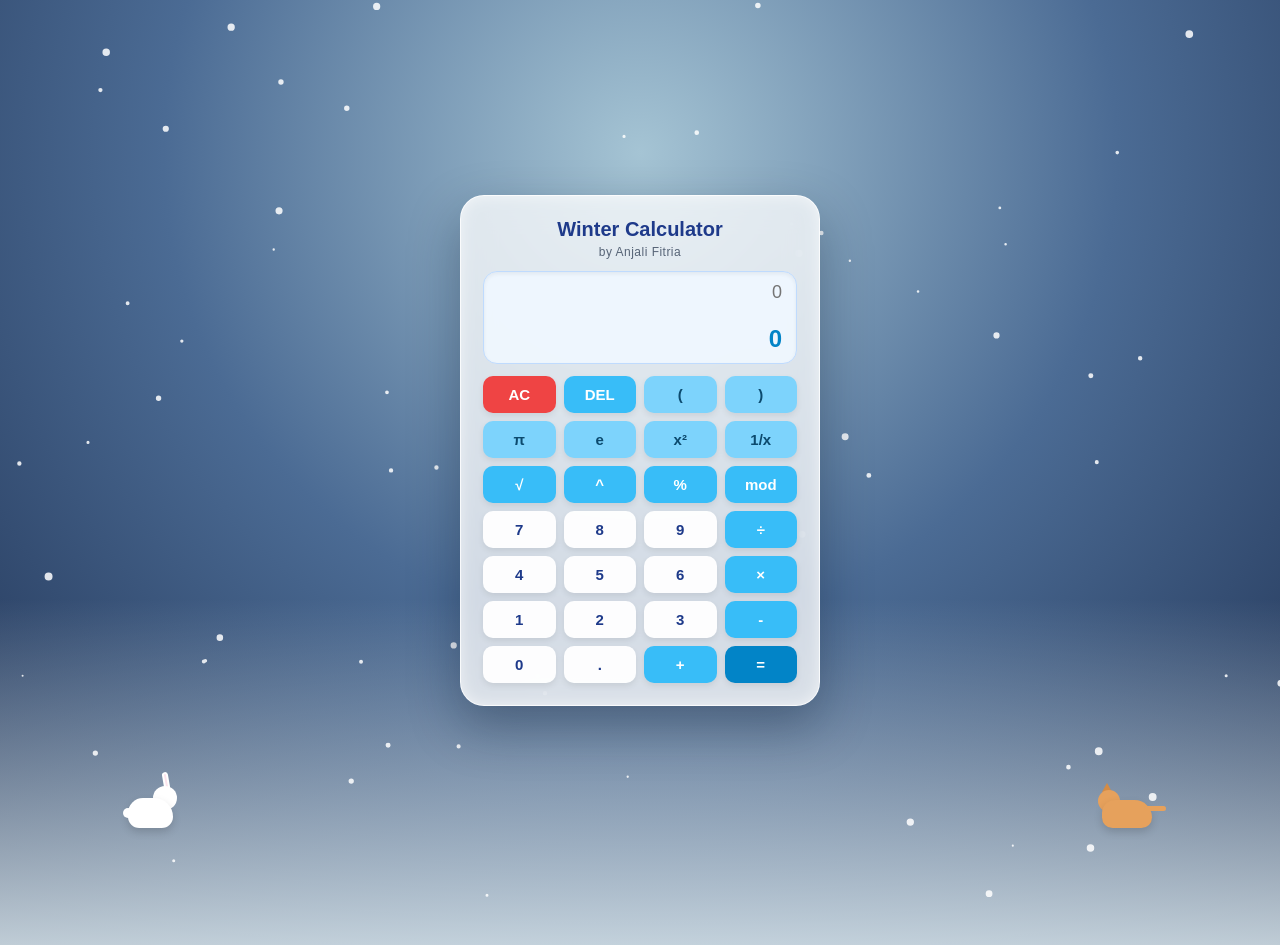
<file: Tugas P4/index.html>
<!DOCTYPE html>
<html lang="id">
<head>
    <meta charset="UTF-8">
    <meta name="viewport" content="width=device-width, initial-scale=1.0">
    <title>Kalkulator Winter 3D</title>
    <link rel="stylesheet" href="style.css">
</head>
<body>

        <canvas id="snowCanvas"></canvas>
        <div class="winter-bg" id="winterBg"></div>
        <div class="pet rabbit" id="rabbitPet">
        <div class="rabbit-ears"></div>
        <div class="rabbit-head"></div>
        <div class="rabbit-body">
            <div class="rabbit-tail"></div>
        </div>
    </div>

    <div class="pet cat" id="catPet">
        <div class="cat-ears"></div>
        <div class="cat-head"></div>
        <div class="cat-body">
            <div class="cat-tail"></div>
        </div>
    </div>

    <div class="kalkulator-card" id="calcCard">
        <div class="calc-header">
            <h2>Winter Calculator</h2>
            <div class="calc-author">by Anjali Fitria</div>
        </div>

        <div class="display-box">
            <input type="text" id="display" class="display-input" placeholder="0" readonly>
            <div id="previewHasil" class="preview-hasil"></div>
            <div id="hasil" class="display-hasil">0</div>
        </div>

        <div class="button-grid">
            <button class="btn btn-clear" onclick="clearDisplay()">AC</button>
            <button class="btn btn-op" onclick="deleteChar()">DEL</button>
            <button class="btn btn-func" onclick="appendInput('(')">(</button>
            <button class="btn btn-func" onclick="appendInput(')')">)</button>

            <button class="btn btn-func" onclick="appendInput('π')">π</button>
            <button class="btn btn-func" onclick="appendInput('e')">e</button>
            <button class="btn btn-func" onclick="appendInput('^2')">x²</button>
            <button class="btn btn-func" onclick="appendInput('1/')">1/x</button>

            <button class="btn btn-op" onclick="appendInput('√(')">√</button>
            <button class="btn btn-op" onclick="appendInput('^')">^</button>
            <button class="btn btn-op" onclick="appendInput('%')">%</button>
            <button class="btn btn-op" onclick="appendInput('mod')">mod</button>

            <button class="btn" onclick="appendInput('7')">7</button>
            <button class="btn" onclick="appendInput('8')">8</button>
            <button class="btn" onclick="appendInput('9')">9</button>
            <button class="btn btn-op" onclick="appendInput('÷')">÷</button>

            <button class="btn" onclick="appendInput('4')">4</button>
            <button class="btn" onclick="appendInput('5')">5</button>
            <button class="btn" onclick="appendInput('6')">6</button>
            <button class="btn btn-op" onclick="appendInput('×')">×</button>

            <button class="btn" onclick="appendInput('1')">1</button>
            <button class="btn" onclick="appendInput('2')">2</button>
            <button class="btn" onclick="appendInput('3')">3</button>
            <button class="btn btn-op" onclick="appendInput('-')">-</button>

            <button class="btn" onclick="appendInput('0')">0</button>
            <button class="btn" onclick="appendInput('.')">.</button>
            <button class="btn btn-op" onclick="appendInput('+')">+</button>
            <button class="btn btn-equal" onclick="hitungFinal()">=</button>
        </div>
    </div>

    <script src="script.js"></script>
</body>
</html>
</file>
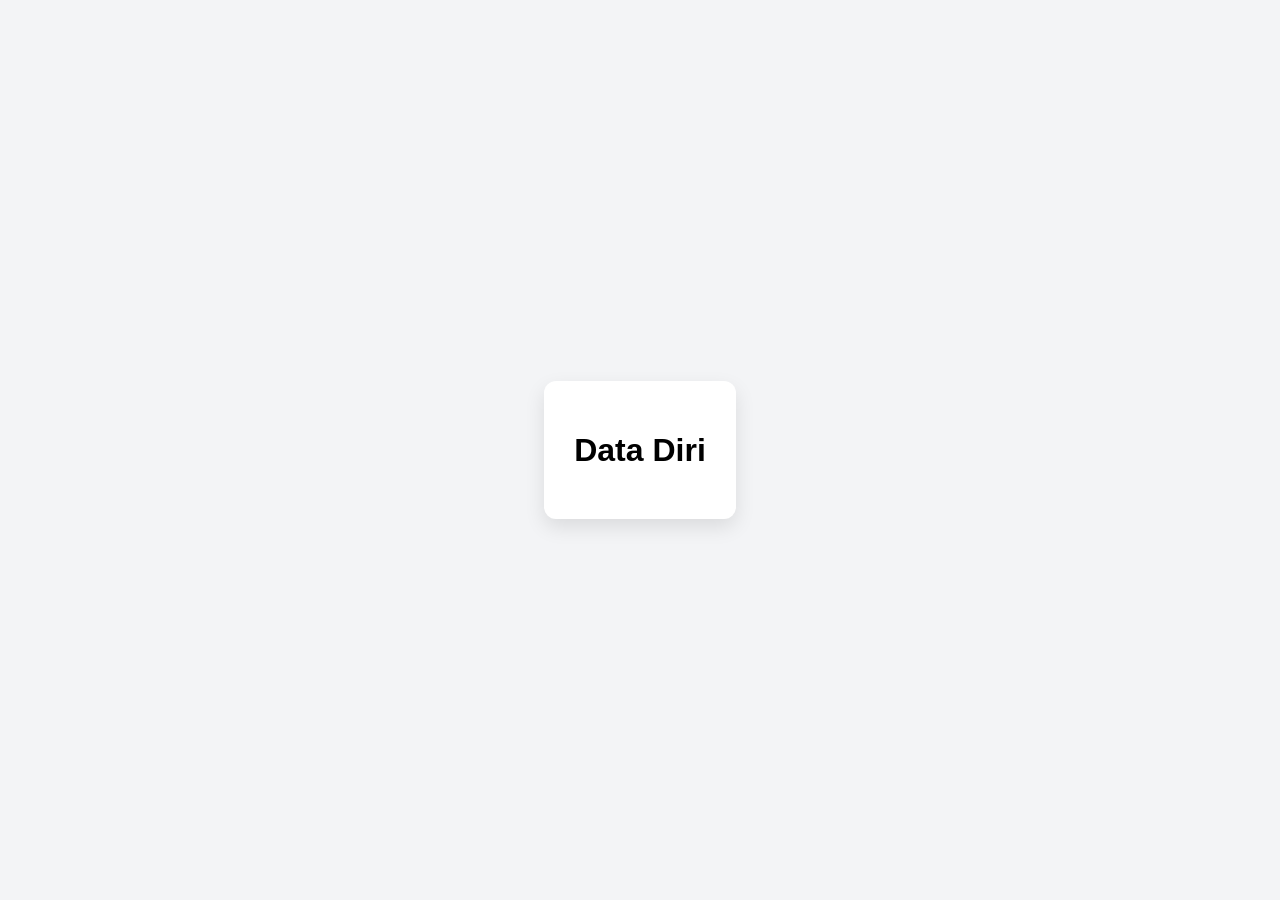
<file: Latihan P4/index1.html>
<!DOCTYPE html>
<html lang="id">
<head>
    <meta charset="UTF-8">
    <meta name="viewport" content="width=device-width, initial-scale=1.0">
    <title>Latihan 1 - Variabel</title>
    <style>
        body {
            font-family: Arial, sans-serif;
            background: #f3f4f6;
            margin: 0;
            min-height: 100vh;
            display: flex;
            justify-content: center;
            align-items: center;
        }
        .container {
            background: white;
            border-radius: 12px;
            padding: 30px;
            box-shadow: 0 8px 20px rgba(0,0,0,0.1);
            text-align: center;
        }
        h1 {
            margin-bottom: 20px;
        }
    </style>
</head>
<body>
    <div class="container">
        <h1>Data Diri</h1>
        <div id="hasil"></div>
    </div>

    <script src="latihan1.js"></script>
</body>
</html>
</file>
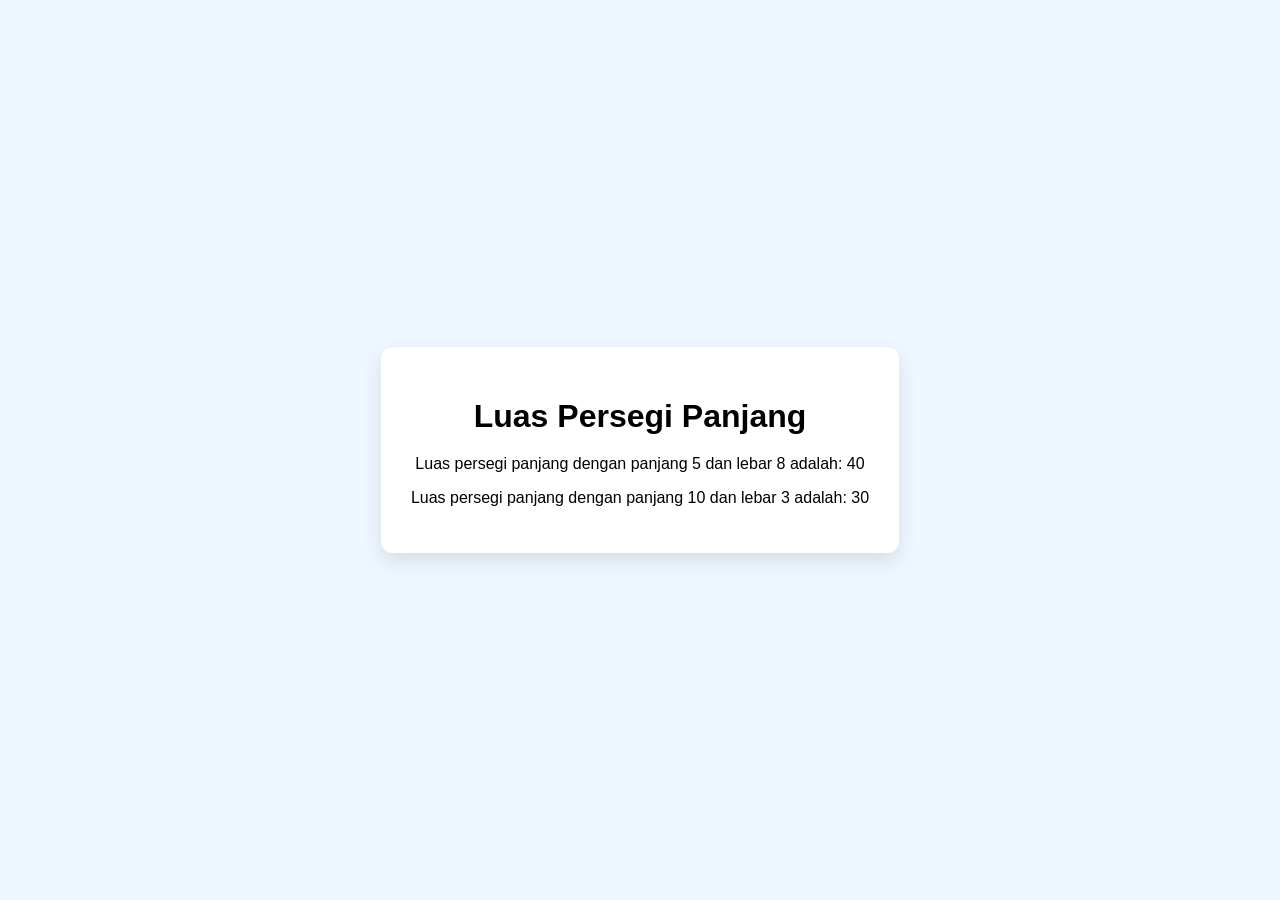
<file: Latihan P4/index2.html>
﻿<!DOCTYPE html>
<html lang="id">
<head>
    <meta charset="UTF-8">
    <meta name="viewport" content="width=device-width, initial-scale=1.0">
    <title>Latihan 2 - Luas Persegi Panjang</title>
    <style>
        body {
            font-family: Arial, sans-serif;
            background: #eef6ff;
            margin: 0;
            min-height: 100vh;
            display: flex;
            justify-content: center;
            align-items: center;
        }
        .container {
            background: white;
            border-radius: 12px;
            padding: 30px;
            box-shadow: 0 8px 20px rgba(0,0,0,0.1);
            text-align: center;
        }
        h1 {
            margin-bottom: 20px;
        }
    </style>
</head>
<body>
    <div class="container">
        <h1>Luas Persegi Panjang</h1>
        <div id="hasil"></div>
    </div>

    <script src="latihan2.js"></script>
</body>
</html>
</file>
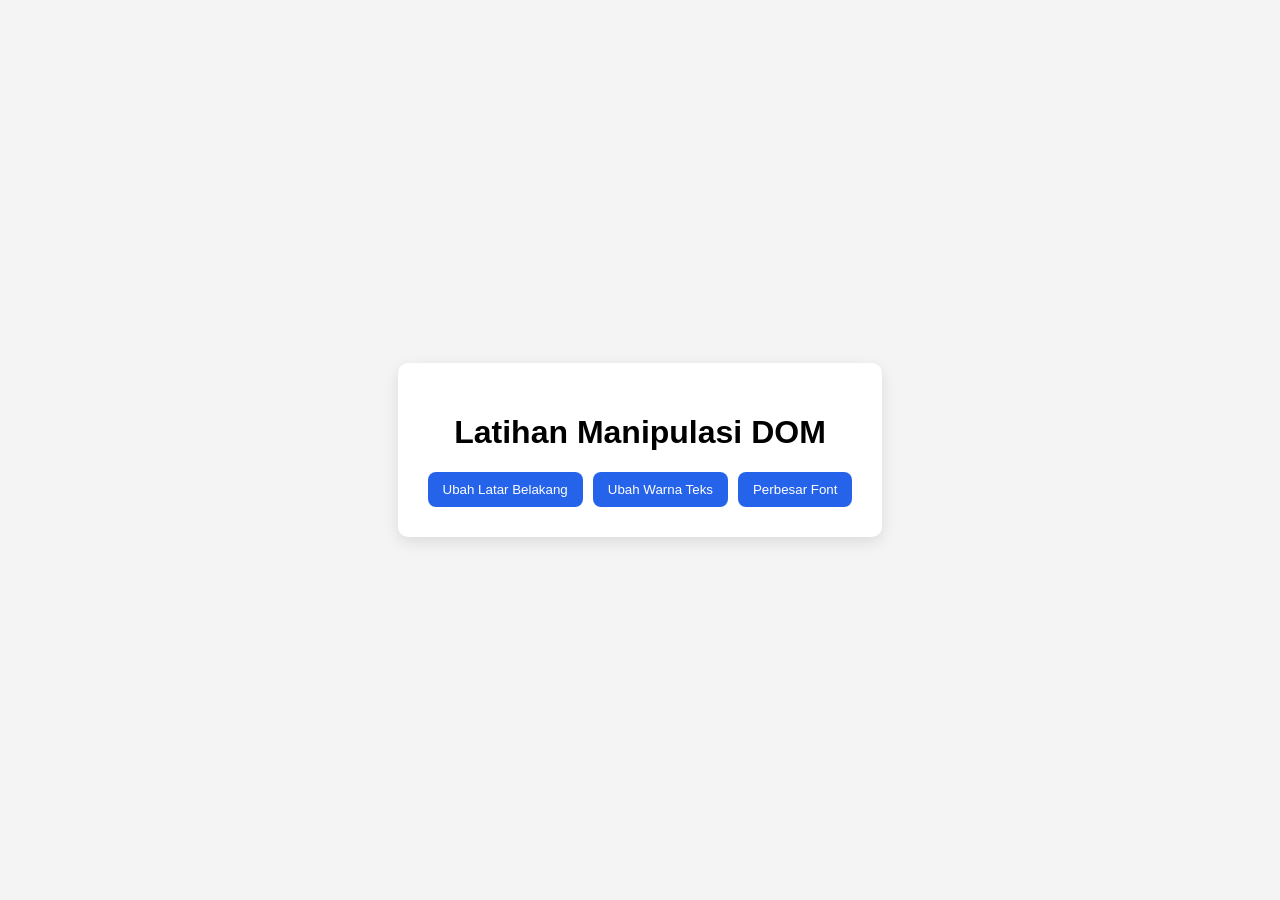
<file: Latihan P4/index3.html>
<!DOCTYPE html>
<html lang="id">
<head>
    <meta charset="UTF-8">
    <meta name="viewport" content="width=device-width, initial-scale=1.0">
    <title>latihan3 - Manipulasi DOM</title>
    <style>
        body {
            font-family: Arial, sans-serif;
            text-align: center;
            background: #f4f4f4;
            margin: 0;
            min-height: 100vh;
            display: flex;
            justify-content: center;
            align-items: center;
        }

        .container {
            background: white;
            padding: 30px;
            border-radius: 10px;
            box-shadow: 0 5px 15px rgba(0,0,0,0.1);
        }

        #output3 {
            display: flex;
            gap: 10px;
            justify-content: center;
            flex-wrap: wrap;
            margin-top: 20px;
        }

        button {
            background: #2563eb;
            color: white;
            border: none;
            border-radius: 8px;
            padding: 10px 15px;
            cursor: pointer;
        }
    </style>
</head>
<body>
    <div class="container">
        <h1>Latihan Manipulasi DOM</h1>
        <div id="output3"></div>
    </div>

    <script src="latihan3.js"></script>
</body>
</html>
</file>
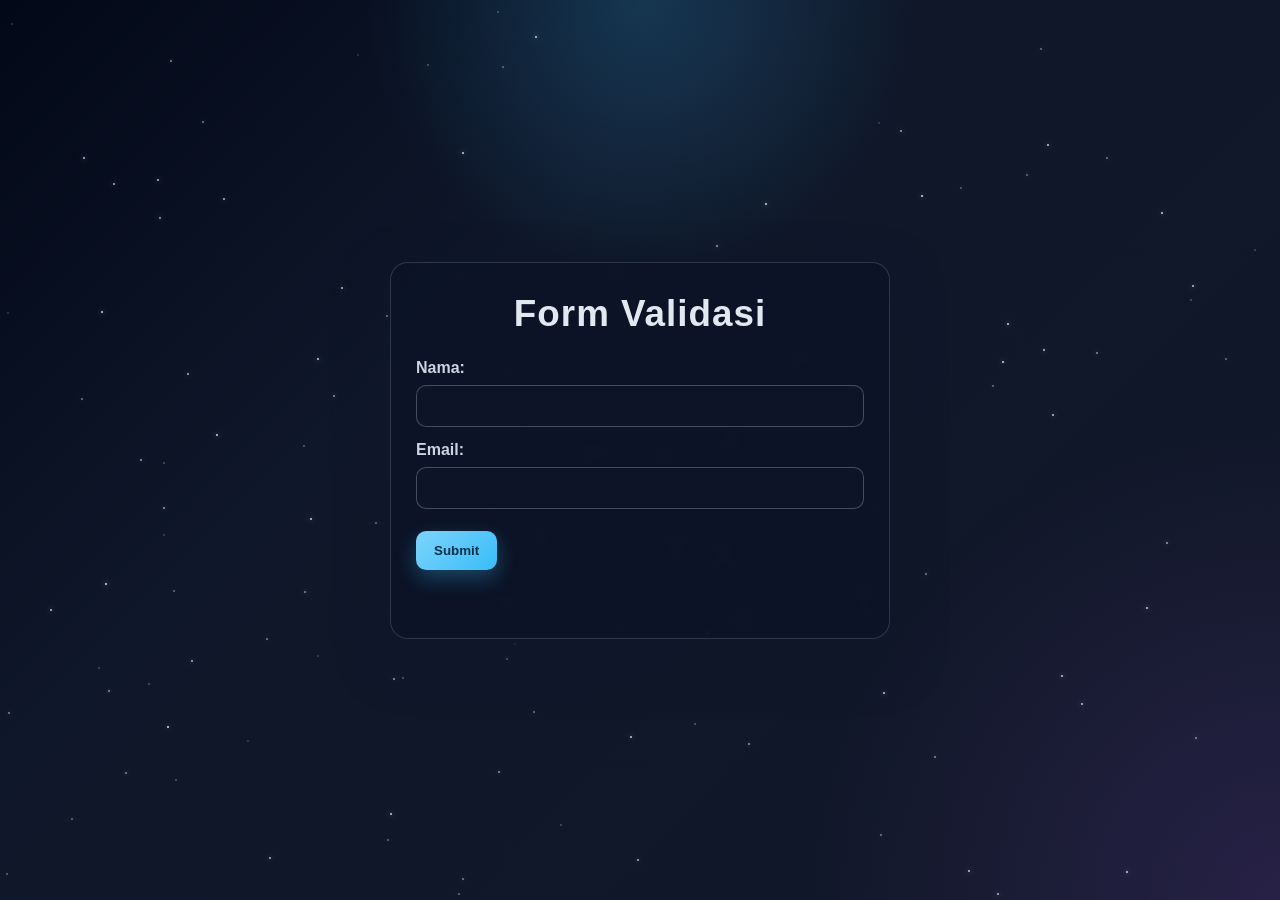
<file: Latihan P4/index4.html>
<!DOCTYPE html>
<html lang="id">
<head>
    <meta charset="UTF-8">
    <meta name="viewport" content="width=device-width, initial-scale=1.0">
    <title>Latihan 4 - Form Validasi</title>
    <style>
        :root {
            --panel-bg: rgba(12, 18, 38, 0.72);
            --panel-border: rgba(148, 163, 184, 0.25);
            --text-main: #e2e8f0;
            --text-soft: #cbd5e1;
            --accent: #7dd3fc;
            --accent-strong: #38bdf8;
            --input-bg: rgba(15, 23, 42, 0.5);
            --input-border: rgba(148, 163, 184, 0.4);
        }

        * {
            box-sizing: border-box;
        }

        html, body {
            margin: 0;
            min-height: 100%;
            height: 100%;
            font-family: Arial, sans-serif;
        }

        body {
            position: relative;
            display: flex;
            justify-content: center;
            align-items: center;
            overflow: hidden;
            background:
                radial-gradient(circle at top, rgba(56, 189, 248, 0.2), transparent 25%),
                radial-gradient(circle at bottom right, rgba(168, 85, 247, 0.15), transparent 30%),
                linear-gradient(135deg, #020817, #0f172a 35%, #111827 100%);
            color: var(--text-main);
        }

        .stars {
            position: fixed;
            inset: 0;
            z-index: 0;
            pointer-events: none;
            overflow: hidden;
        }

        .star {
            position: absolute;
            width: 2px;
            height: 2px;
            border-radius: 50%;
            background: rgba(255, 255, 255, 0.9);
            box-shadow: 0 0 6px rgba(255, 255, 255, 0.8);
            animation: twinkle 3s ease-in-out infinite alternate, drift 18s linear infinite;
        }

        @keyframes twinkle {
            0% { opacity: 0.2; transform: scale(0.8); }
            50% { opacity: 1; transform: scale(1.4); }
            100% { opacity: 0.7; transform: scale(1); }
        }

        @keyframes drift {
            0% { transform: translateY(0px); }
            50% { transform: translateY(-10px); }
            100% { transform: translateY(0px); }
        }

        .container {
            position: relative;
            z-index: 1;
            width: min(90vw, 500px);
            background: var(--panel-bg);
            border: 1px solid var(--panel-border);
            border-radius: 18px;
            box-shadow: 0 20px 50px rgba(15, 23, 42, 0.7);
            padding: 30px 25px;
            backdrop-filter: blur(8px);
        }

        h1 {
            text-align: center;
            margin: 0 0 24px;
            color: var(--text-main);
            font-size: clamp(1.8rem, 3vw, 2.3rem);
            letter-spacing: 1px;
        }

        #output4 {
            display: flex;
            justify-content: center;
        }

        form {
            width: 100%;
        }

        label {
            display: inline-block;
            margin-bottom: 8px;
            font-weight: bold;
            color: var(--text-soft);
        }

        input {
            width: 100%;
            box-sizing: border-box;
            padding: 12px 14px;
            margin-bottom: 14px;
            border: 1px solid var(--input-border);
            border-radius: 10px;
            background: var(--input-bg);
            color: var(--text-main);
            font-size: 14px;
            outline: none;
            transition: border-color 0.2s ease, box-shadow 0.2s ease;
        }

        input:focus {
            border-color: var(--accent);
            box-shadow: 0 0 0 3px rgba(125, 211, 252, 0.2);
        }

        button {
            background: linear-gradient(135deg, var(--accent), var(--accent-strong));
            color: #082f49;
            border: none;
            border-radius: 10px;
            padding: 12px 18px;
            font-weight: bold;
            cursor: pointer;
            margin-top: 8px;
            transition: transform 0.2s ease, box-shadow 0.2s ease;
            box-shadow: 0 8px 20px rgba(56, 189, 248, 0.3);
        }

        button:hover {
            transform: translateY(-2px);
            box-shadow: 0 10px 24px rgba(56, 189, 248, 0.4);
        }

        #error-message {
            margin-top: 16px;
            font-weight: bold;
            min-height: 22px;
            color: #fca5a5;
        }
    </style>
</head>
<body>
    <div class="stars" id="stars" aria-hidden="true"></div>

    <div class="container">
        <h1>Form Validasi</h1>
        <div id="output4"></div>
    </div>

    <script>
        const starsContainer = document.getElementById('stars');
        const starCount = 120;

        for (let i = 0; i < starCount; i++) {
            const star = document.createElement('span');
            star.className = 'star';
            star.style.left = `${Math.random() * 100}%`;
            star.style.top = `${Math.random() * 100}%`;
            star.style.opacity = (Math.random() * 0.8 + 0.2).toFixed(2);
            star.style.animationDelay = `${(Math.random() * 3).toFixed(2)}s`;
            star.style.animationDuration = `${(Math.random() * 4 + 2).toFixed(2)}s`;
            starsContainer.appendChild(star);
        }
    </script>

    <script src="latihan4.js"></script>
</body>
</html>
</file>
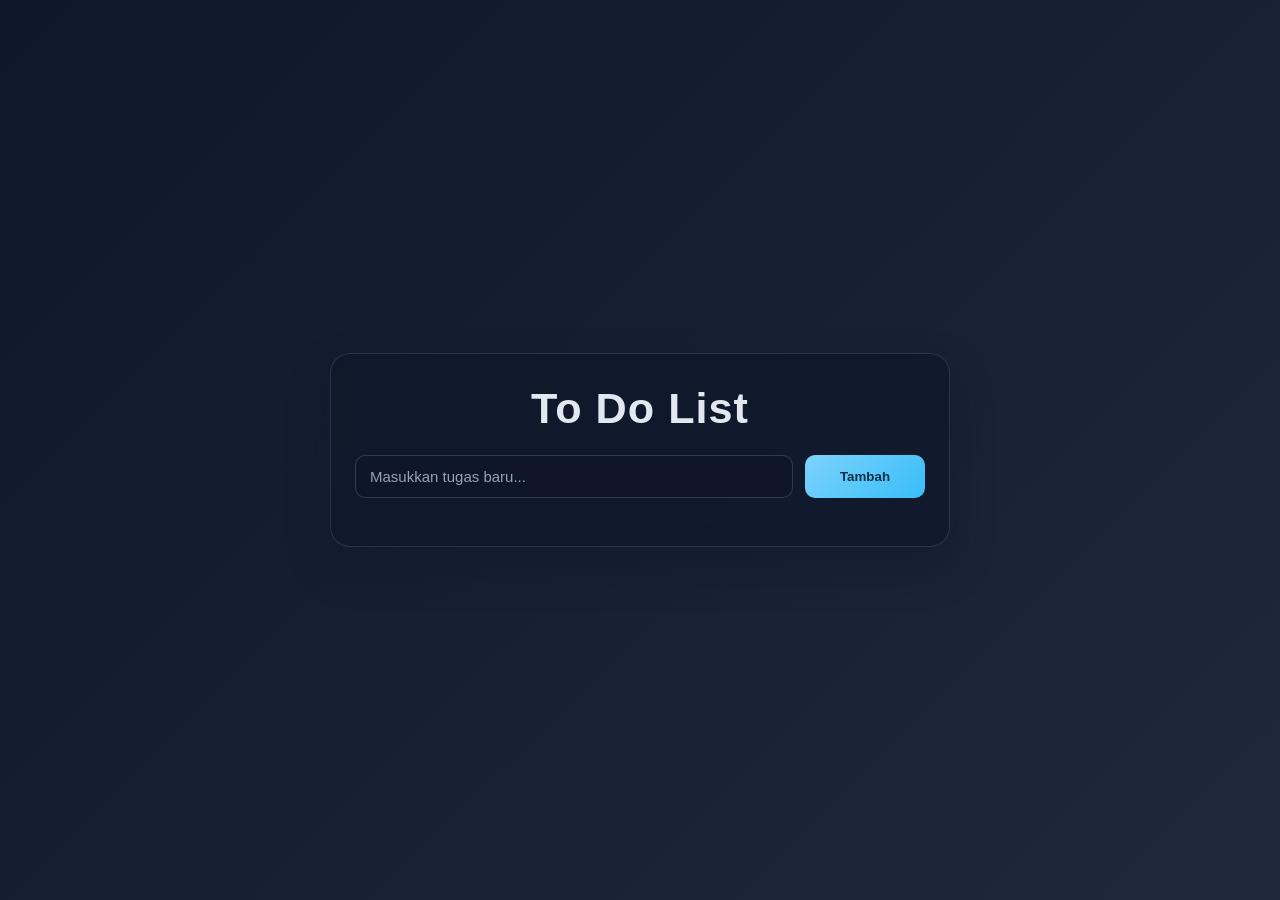
<file: Latihan P4/index5.html>
<!DOCTYPE html>
<html lang="id">
<head>
    <meta charset="UTF-8">
    <meta name="viewport" content="width=device-width, initial-scale=1.0">
    <title>Latihan 5 - To Do List</title>
    <style>
        :root {
            --bg-1: #0f172a;
            --bg-2: #1e293b;
            --panel: rgba(15, 23, 42, 0.75);
            --panel-border: rgba(148, 163, 184, 0.2);
            --text: #e2e8f0;
            --muted: #cbd5e1;
            --input: rgba(15, 23, 42, 0.6);
            --accent: #7dd3fc;
            --accent-strong: #38bdf8;
            --danger: #f87171;
            --success: #34d399;
        }

        * {
            box-sizing: border-box;
        }

        body {
            margin: 0;
            min-height: 100vh;
            display: flex;
            justify-content: center;
            align-items: center;
            font-family: Arial, sans-serif;
            background: linear-gradient(135deg, var(--bg-1), var(--bg-2));
            color: var(--text);
        }

        .todo-app {
            width: min(92vw, 620px);
            background: var(--panel);
            border: 1px solid var(--panel-border);
            border-radius: 20px;
            padding: 30px 24px;
            box-shadow: 0 20px 40px rgba(15, 23, 42, 0.45);
            backdrop-filter: blur(10px);
        }

        h1 {
            margin: 0 0 22px;
            text-align: center;
            font-size: clamp(2rem, 4vw, 2.7rem);
            letter-spacing: 1px;
        }

        .input-row {
            display: flex;
            gap: 12px;
            margin-bottom: 18px;
        }

        input[type="text"] {
            flex: 1;
            padding: 12px 14px;
            border: 1px solid rgba(148, 163, 184, 0.25);
            border-radius: 10px;
            background: var(--input);
            color: var(--text);
            font-size: 15px;
        }

        input[type="text"]::placeholder {
            color: #94a3b8;
        }

        button {
            border: none;
            border-radius: 10px;
            padding: 12px 16px;
            font-weight: 700;
            cursor: pointer;
        }

        #add-task {
            background: linear-gradient(135deg, var(--accent), var(--accent-strong));
            color: #082f49;
            min-width: 120px;
        }

        ul {
            list-style: none;
            margin: 0;
            padding: 0;
        }

        li {
            display: flex;
            align-items: center;
            justify-content: space-between;
            gap: 12px;
            background: rgba(30, 41, 59, 0.8);
            border: 1px solid rgba(148, 163, 184, 0.15);
            border-radius: 12px;
            padding: 12px 14px;
            margin-bottom: 10px;
        }

        .task-left {
            display: flex;
            align-items: center;
            gap: 10px;
            flex: 1;
            min-width: 0;
        }

        .task-left span {
            word-break: break-word;
            color: var(--text);
        }

        input[type="checkbox"] {
            width: 18px;
            height: 18px;
            accent-color: var(--success);
            cursor: pointer;
        }

        .delete-btn {
            background: rgba(248, 113, 113, 0.12);
            color: #fecaca;
            padding: 8px 12px;
        }
    </style>
</head>
<body>
    <div class="todo-app">
        <h1>To Do List</h1>
        <div id="output5"></div>
    </div>

    <script src="latihan5.js"></script>
</body>
</html>
</file>
<file: Tugas P4/style.css>
* {
    box-sizing: border-box;
    margin: 0;
    padding: 0;
    font-family: 'Segoe UI', Tahoma, Geneva, Verdana, sans-serif;
}

body {
    display: flex;
    justify-content: center;
    align-items: center;
    min-height: 100vh;
    position: relative;
    overflow: hidden;
    background: #111a2e;
}

#snowCanvas {
    position: absolute;
    top: 0;
    left: 0;
    width: 100%;
    height: 100%;
    pointer-events: none;
    z-index: 2;
}

.winter-bg {
    position: absolute;
    top: -5%;
    left: -5%;
    width: 110%;
    height: 110%;
    background: radial-gradient(circle at 50% 20%, #a5c4d4 0%, #4b6b94 45%, #182848 100%);
    z-index: 1;
    transition: transform 0.1s ease-out;
}

.winter-bg::after {
    content: '';
    position: absolute;
    bottom: 0;
    left: 0;
    width: 100%;
    height: 35%;
    background: linear-gradient(180deg, transparent 0%, #e8f4f8 100%);
    opacity: 0.8;
}

.pet {
    position: absolute;
    bottom: 8%;
    z-index: 3;
    pointer-events: none;
    transition: transform 0.1s ease-out;
}

.rabbit {
    left: 10%;
    animation: bunnyHop 2.5s infinite ease-in-out;
}

.rabbit-body {
    width: 45px;
    height: 30px;
    background: #ffffff;
    border-radius: 20px 25px 15px 15px;
    position: relative;
    box-shadow: 0 4px 8px rgba(0,0,0,0.15);
}

.rabbit-head {
    width: 24px;
    height: 24px;
    background: #ffffff;
    border-radius: 50%;
    position: absolute;
    top: -12px;
    right: -4px;
}

.rabbit-ears {
    width: 6px;
    height: 18px;
    background: #fce4ec;
    border: 2px solid #ffffff;
    border-radius: 10px;
    position: absolute;
    top: -26px;
    right: 4px;
    transform: rotate(-10deg);
}

.rabbit-tail {
    width: 10px;
    height: 10px;
    background: #ffffff;
    border-radius: 50%;
    position: absolute;
    left: -5px;
    top: 10px;
}

.cat {
    right: 10%;
    animation: catWalk 3.5s infinite ease-in-out;
}

.cat-body {
    width: 50px;
    height: 28px;
    background: #e6a15c;
    border-radius: 15px 20px 12px 12px;
    position: relative;
    box-shadow: 0 4px 8px rgba(0,0,0,0.15);
}

.cat-head {
    width: 22px;
    height: 22px;
    background: #e6a15c;
    border-radius: 50%;
    position: absolute;
    top: -10px;
    left: -4px;
}

.cat-ears {
    width: 0;
    height: 0;
    border-left: 5px solid transparent;
    border-right: 5px solid transparent;
    border-bottom: 9px solid #d48b44;
    position: absolute;
    top: -17px;
    left: 0px;
}

.cat-tail {
    width: 22px;
    height: 5px;
    background: #e6a15c;
    border-radius: 5px;
    position: absolute;
    right: -14px;
    top: 6px;
    transform-origin: left center;
    animation: tailWag 1.5s infinite alternate ease-in-out;
}

@keyframes bunnyHop {
    0%, 100% { transform: translateY(0) scale(1); }
    50% { transform: translateY(-18px) scale(1.03, 0.97); }
}

@keyframes catWalk {
    0%, 100% { transform: translateX(0) translateY(0); }
    50% { transform: translateX(-12px) translateY(-4px); }
}

@keyframes tailWag {
    0% { transform: rotate(15deg); }
    100% { transform: rotate(-30deg); }
}

.kalkulator-card {
    position: relative;
    z-index: 4;
    background: rgba(255, 255, 255, 0.75);
    backdrop-filter: blur(16px);
    -webkit-backdrop-filter: blur(16px);
    padding: 22px;
    border-radius: 24px;
    box-shadow: 0 20px 50px rgba(10, 25, 50, 0.35), inset 0 0 15px rgba(255, 255, 255, 0.6);
    width: 360px;
    text-align: center;
    border: 1.5px solid rgba(255, 255, 255, 0.85);
    transition: transform 0.1s ease-out;
}

.calc-header {
    margin-bottom: 12px;
    text-align: center;
}

.kalkulator-card h2 {
    color: #1e3a8a;
    font-size: 20px;
    margin: 0;
}

.calc-author {
    font-size: 12px;
    color: #475569;
    letter-spacing: 0.04em;
    margin-top: 4px;
    opacity: 0.9;
}

.display-box {
    background-color: rgba(240, 248, 255, 0.9);
    border: 1px solid #bfdbfe;
    border-radius: 14px;
    padding: 10px 14px;
    margin-bottom: 12px;
    text-align: right;
    box-shadow: inset 0 2px 4px rgba(0,0,0,0.06);
}

.display-input {
    width: 100%;
    border: none;
    background: transparent;
    text-align: right;
    font-size: 18px;
    color: #1e3a8a;
    outline: none;
    overflow-x: auto;
}

.preview-hasil {
    font-size: 14px;
    color: rgba(2, 132, 199, 0.55);
    font-style: italic;
    min-height: 18px;
    margin-top: 2px;
}

.display-hasil {
    font-size: 24px;
    font-weight: bold;
    color: #0284c7;
    margin-top: 2px;
    word-wrap: break-word;
    min-height: 28px;
}

.button-grid {
    display: grid;
    grid-template-columns: repeat(4, 1fr);
    gap: 8px;
}

.btn {
    padding: 10px;
    font-size: 15px;
    font-weight: bold;
    border: none;
    border-radius: 10px;
    cursor: pointer;
    transition: all 0.2s;
    background-color: rgba(255, 255, 255, 0.95);
    color: #1e3a8a;
    box-shadow: 0 3px 6px rgba(0, 0, 0, 0.08);
    user-select: none;
}

.btn:hover {
    background-color: #ffffff;
    transform: translateY(-2px);
    box-shadow: 0 5px 12px rgba(0, 0, 0, 0.15);
}

.btn:active {
    transform: scale(0.95);
}

.btn-op {
    background-color: #38bdf8;
    color: white;
}

.btn-op:hover {
    background-color: #0284c7;
}

.btn-func {
    background-color: #7dd3fc;
    color: #0c4a6e;
}

.btn-func:hover {
    background-color: #38bdf8;
    color: white;
}

.btn-clear {
    background-color: #ef4444;
    color: white;
}

.btn-clear:hover {
    background-color: #dc2626;
}

.btn-equal {
    background-color: #0284c7;
    color: white;
}

.btn-equal:hover {
    background-color: #0369a1;
}
</file>
